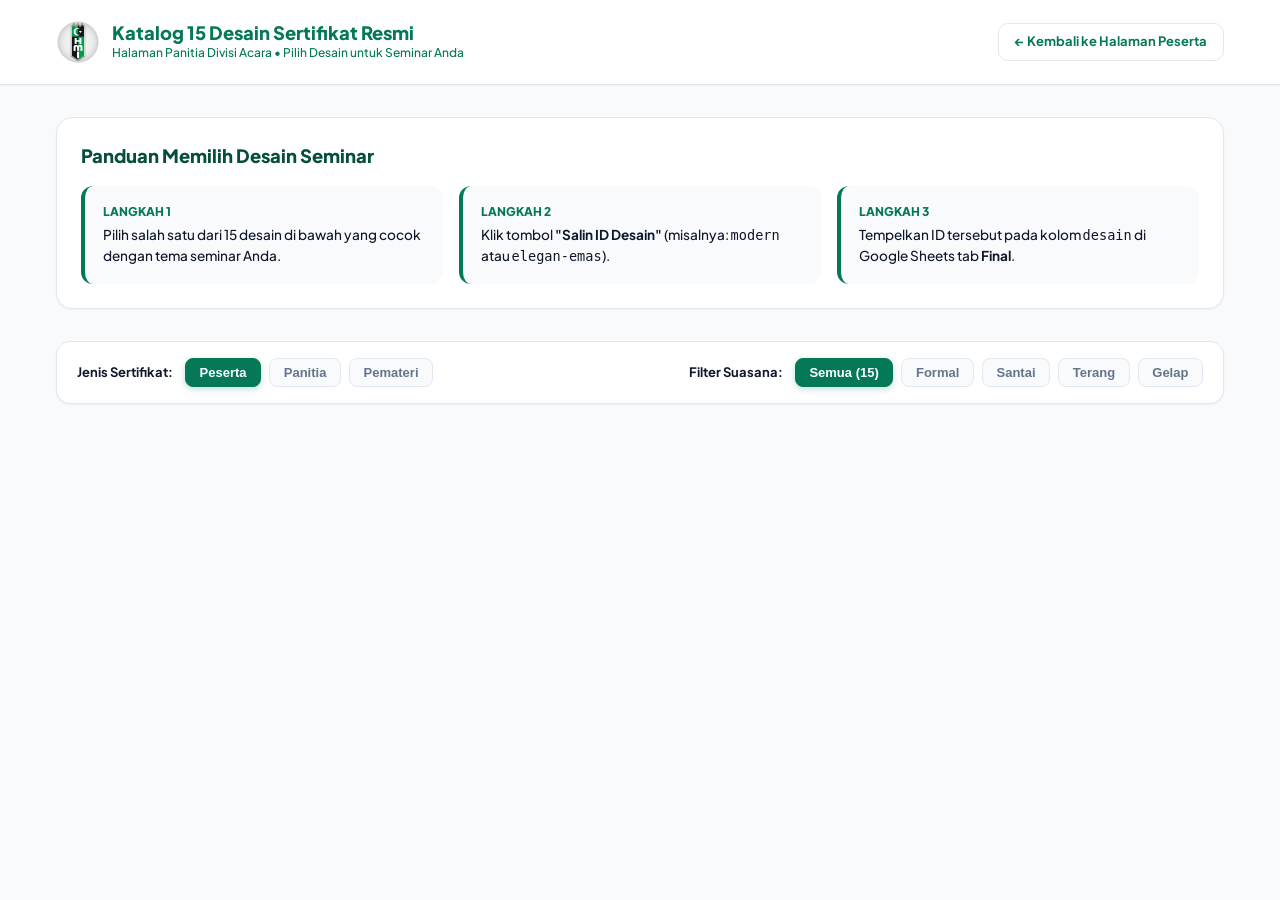
<file: galeri.html>
<!doctype html>
<html lang="id">
  <head>
    <meta charset="UTF-8" />
    <meta name="viewport" content="width=device-width, initial-scale=1.0" />
    <title>Galeri 15 Desain Sertifikat - Panitia HMI Divisi Panitia</title>
    <meta name="description" content="Katalog 15 desain sertifikat resmi siap pakai untuk panitia seminar HMI Divisi Panitia. Pilih tema dan salin ID desain ke Google Sheets." />

    <!-- Google Fonts: 5 keluarga font standar (Cinzel, Great Vibes, Outfit, Playfair Display, Plus Jakarta Sans, Caveat) -->
    <link rel="preconnect" href="https://fonts.googleapis.com" />
    <link rel="icon" type="image/x-icon" href="./public/Icon-HMI.webp">
    <link rel="preconnect" href="https://fonts.gstatic.com" crossorigin />
    <link href="https://fonts.googleapis.com/css2?family=Cinzel:wght@600;700;800;900&family=Great+Vibes&family=Outfit:wght@500;600;700;800&family=Playfair+Display:ital,wght@0,600;0,700;1,600&family=Plus+Jakarta+Sans:wght@400;500;600;700;800&family=Caveat:wght@600;700&family=Alex+Brush&display=swap" rel="stylesheet" />

    <style>
      :root {
        --primary: #047857;
        --primary-dark: #064e3b;
        --text-main: #0f172a;
        --text-muted: #64748b;
        --border-color: #e2e8f0;
        --shadow-sm: 0 1px 2px 0 rgba(0, 0, 0, 0.05);
        --shadow-md: 0 4px 6px -1px rgba(0, 0, 0, 0.1), 0 2px 4px -2px rgba(0, 0, 0, 0.1);
        --shadow-xl: 0 20px 25px -5px rgba(0, 0, 0, 0.1), 0 8px 10px -6px rgba(0, 0, 0, 0.1);
      }

      * {
        box-sizing: border-box;
        margin: 0;
        padding: 0;
      }

      body {
        font-family: 'Plus Jakarta Sans', system-ui, -apple-system, sans-serif;
        background-color: #f8fafc;
        color: var(--text-main);
        line-height: 1.5;
        min-height: 100vh;
        padding-bottom: 3rem;
      }

      .container {
        max-width: 1200px;
        margin: 0 auto;
        padding: 0 1rem;
      }

      /* Khusus Halaman Galeri */
      .gallery-header {
        background: #ffffff;
        border-bottom: 1px solid var(--border-color);
        padding: 1.25rem 0;
        margin-bottom: 2rem;
        box-shadow: var(--shadow-sm);
        position: sticky;
        top: 0;
        z-index: 40;
      }

      .header-content {
        display: flex;
        align-items: center;
        justify-content: space-between;
        gap: 1rem;
        flex-wrap: wrap;
      }

      .brand-wrapper {
        display: flex;
        align-items: center;
        gap: 0.75rem;
      }

      .brand-logo-badge {
        width: 44px;
        height: 44px;
        display: flex;
        align-items: center;
        justify-content: center;
      }

      .brand-titles h1 {
        font-size: 1.15rem;
        font-weight: 800;
       color: #047857;
        line-height: 1.2;
      }

      .brand-titles p {
        font-size: 0.75rem;
       color: #047857;
        font-weight: 500;
      }

      .btn {
        display: inline-flex;
        align-items: center;
        justify-content: center;
        gap: 0.5rem;
        padding: 0.5rem 1rem;
        font-size: 0.8125rem;
        font-weight: 700;
        border-radius: 10px;
        cursor: pointer;
        transition: all 0.15s ease;
        text-decoration: none;
      }

      .btn-primary {
        background: var(--primary);
        color: #ffffff;
        border: 1px solid var(--primary);
      }
      .btn-primary:hover {
        background: var(--primary-dark);
      }

      .btn-secondary {
        background: #ffffff;
       color: #047857;
        border: 1px solid var(--border-color);
      }
      .btn-secondary:hover {
        background: #f1f5f9;
      }

      .gallery-intro {
        background: #ffffff;
        border-radius: 16px;
        padding: 1.5rem;
        border: 1px solid var(--border-color);
        box-shadow: var(--shadow-sm);
        margin-bottom: 2rem;
      }

      .steps-grid {
        display: grid;
        grid-template-columns: 1fr;
        gap: 1rem;
        margin-top: 1rem;
      }
      @media (min-width: 768px) {
        .steps-grid {
          grid-template-columns: repeat(3, 1fr);
        }
      }
      .step-item {
        background: #f8fafc;
        border-radius: 12px;
        padding: 1.1rem;
        border-left: 4px solid var(--primary);
      }
      .step-num {
        font-size: 0.75rem;
        font-weight: 800;
        color: var(--primary);
        text-transform: uppercase;
        margin-bottom: 0.25rem;
      }
      .step-text {
        font-size: 0.85rem;
        color: var(--text-main);
        font-weight: 500;
      }

      /* Control Bar Galeri */
      .gallery-controls-bar {
        background: #ffffff;
        border-radius: 14px;
        padding: 1rem 1.25rem;
        border: 1px solid var(--border-color);
        box-shadow: var(--shadow-sm);
        margin-bottom: 2rem;
        display: flex;
        flex-direction: column;
        gap: 1rem;
      }
      @media (min-width: 768px) {
        .gallery-controls-bar {
          flex-direction: row;
          align-items: center;
          justify-content: space-between;
        }
      }
      .filter-group {
        display: flex;
        align-items: center;
        gap: 0.5rem;
        flex-wrap: wrap;
      }
      .filter-label {
        font-size: 0.8125rem;
        font-weight: 700;
        color: var(--text-main);
        margin-right: 0.25rem;
      }
      .filter-btn {
        padding: 0.4rem 0.85rem;
        font-size: 0.8125rem;
        font-weight: 700;
        border-radius: 8px;
        border: 1px solid var(--border-color);
        background: #f8fafc;
        color: var(--text-muted);
        cursor: pointer;
        transition: all 0.15s ease;
      }
      .filter-btn:hover {
        background: #e2e8f0;
        color: var(--text-main);
      }
      .filter-btn.active {
        background: var(--primary);
        color: #ffffff;
        border-color: var(--primary);
        box-shadow: 0 2px 6px rgba(4, 120, 87, 0.25);
      }

      /* Grid Desain */
      .designs-grid {
        display: grid;
        grid-template-columns: 1fr;
        gap: 1.5rem;
        margin-bottom: 3rem;
      }
      @media (min-width: 640px) {
        .designs-grid {
          grid-template-columns: repeat(2, 1fr);
        }
      }
      @media (min-width: 1024px) {
        .designs-grid {
          grid-template-columns: repeat(3, 1fr);
        }
      }

      .design-card {
        background: #ffffff;
        border-radius: 16px;
        border: 1px solid var(--border-color);
        box-shadow: var(--shadow-sm);
        overflow: hidden;
        display: flex;
        flex-direction: column;
        transition: transform 0.2s ease, box-shadow 0.2s ease;
      }
      .design-card:hover {
        transform: translateY(-3px);
        box-shadow: var(--shadow-md);
      }

      /* Mini Preview Scaled Container */
      .card-preview-holder {
        width: 100%;
        position: relative;
        overflow: hidden;
        background: #0f172a;
        cursor: pointer;
        min-height: 180px;
      }
      .card-preview-inner {
        position: absolute;
        top: 0;
        left: 0;
        width: 980px;
        height: 693px;
        transform-origin: top left;
        pointer-events: none;
      }

      .card-info {
        padding: 1.15rem 1.25rem 1.25rem;
        display: flex;
        flex-direction: column;
        flex: 1;
        justify-content: space-between;
      }
      .card-header-line {
        display: flex;
        align-items: center;
        justify-content: space-between;
        gap: 0.5rem;
        margin-bottom: 0.35rem;
      }
      .card-title {
        font-size: 1.05rem;
        font-weight: 700;
        color: var(--text-main);
      }
      .card-id-badge {
        font-family: monospace;
        font-size: 0.75rem;
        background: #f1f5f9;
        color: #0f172a;
        padding: 2px 8px;
        border-radius: 6px;
        border: 1px solid #cbd5e1;
        font-weight: 700;
      }
      .card-suasana-badges {
        display: flex;
        gap: 0.35rem;
        margin-bottom: 0.6rem;
        flex-wrap: wrap;
      }
      .badge-suasana {
        font-size: 0.7rem;
        padding: 2px 7px;
        border-radius: 4px;
        font-weight: 700;
        text-transform: capitalize;
        background: #f1f5f9;
        color: #475569;
      }
      .badge-suasana.formal { background: #eff6ff; color: #1e40af; border: 1px solid #dbeafe; }
      .badge-suasana.santai { background: #fdf2f8; color: #be185d; border: 1px solid #fce7f3; }
      .badge-suasana.terang { background: #fefce8; color: #854d0e; border: 1px solid #fef08a; }
      .badge-suasana.gelap { background: #1e293b; color: #f8fafc; }

      .card-desc {
        font-size: 0.8125rem;
        color: var(--text-muted);
        line-height: 1.45;
        margin-bottom: 1.25rem;
        flex: 1;
      }

      .card-actions {
        display: grid;
        grid-template-columns: 1fr auto;
        gap: 0.5rem;
        padding-top: 0.75rem;
        border-top: 1px solid #f1f5f9;
      }

      /* Modal Preview Besar */
      #gallery-preview-modal {
        position: fixed;
        inset: 0;
        background: rgba(2, 6, 23, 0.75);
        display: none;
        align-items: center;
        justify-content: center;
        padding: 1rem;
        z-index: 9999;
        backdrop-filter: blur(4px);
      }
      #gallery-preview-modal.open {
        display: flex;
      }
      #gallery-preview-modal .modal-dialog {
        background: #ffffff;
        border-radius: 18px;
        max-height: 94vh;
        width: 95%;
        max-width: 950px;
        overflow: hidden;
        box-shadow: 0 25px 50px -12px rgba(0, 0, 0, 0.4);
        display: flex;
        flex-direction: column;
      }
      #gallery-preview-modal .modal-header {
        display: flex;
        align-items: center;
        justify-content: space-between;
        padding: 1rem 1.25rem;
        border-bottom: 1px solid var(--border-color);
        background: #ffffff;
      }
      #gallery-preview-modal .modal-close {
        background: none;
        border: none;
        font-size: 1.75rem;
        line-height: 1;
        cursor: pointer;
        color: #64748b;
        padding: 0.25rem;
      }
      .modal-preview-viewport {
        width: 100%;
        overflow: auto;
        padding: 1.5rem;
        background: #0f172a;
        display: flex;
        justify-content: center;
        align-items: center;
        box-sizing: border-box;
        flex: 1;
      }
      .modal-zoom-container {
        position: relative;
        display: block;
        margin: 0 auto;
        overflow: hidden;
      }

      /* Toast Notifikasi Salin */
      .copy-toast {
        position: fixed;
        bottom: 2rem;
        left: 50%;
        transform: translateX(-50%) translateY(100px);
        background: #0f172a;
        color: #ffffff;
        padding: 0.75rem 1.5rem;
        border-radius: 9999px;
        box-shadow: var(--shadow-xl);
        font-size: 0.875rem;
        font-weight: 700;
        z-index: 10000;
        display: flex;
        align-items: center;
        gap: 0.5rem;
        opacity: 0;
        transition: transform 0.25s ease, opacity 0.25s ease;
        pointer-events: none;
        border: 1px solid #334155;
      }
      .copy-toast.show {
        transform: translateX(-50%) translateY(0);
        opacity: 1;
      }
    </style>
  </head>
  <body>
    <!-- HEADER -->
    <header class="gallery-header">
      <div class="container header-content">
        <div class="brand-wrapper">
          <img src="./public/Icon-HMI.webp" alt="logo-hmi" class="brand-logo-badge"></img>
          <div class="brand-titles">
            <h1>Katalog 15 Desain Sertifikat Resmi</h1>
            <p>Halaman Panitia Divisi Acara • Pilih Desain untuk Seminar Anda</p>
          </div>
        </div>

        <div>
          <a href="/" class="btn btn-secondary">
            ← Kembali ke Halaman Peserta
          </a>
        </div>
      </div>
    </header>

    <main class="container">
      <!-- PETUNJUK 3 LANGKAH -->
      <section class="gallery-intro">
        <h2 style="font-size: 1.15rem; font-weight: 800; color: var(--primary-dark);">
          Panduan Memilih Desain Seminar
        </h2>
        <div class="steps-grid">
          <div class="step-item">
            <div class="step-num">Langkah 1</div>
            <div class="step-text">Pilih salah satu dari 15 desain di bawah yang cocok dengan tema seminar Anda.</div>
          </div>
          <div class="step-item">
            <div class="step-num">Langkah 2</div>
            <div class="step-text">Klik tombol <strong>"Salin ID Desain"</strong> (misalnya: <code>modern</code> atau <code>elegan-emas</code>).</div>
          </div>
          <div class="step-item">
            <div class="step-num">Langkah 3</div>
            <div class="step-text">Tempelkan ID tersebut pada kolom <code>desain</code> di Google Sheets tab <strong>Final</strong>.</div>
          </div>
        </div>
      </section>

      <!-- CONTROLS & FILTER -->
      <section class="gallery-controls-bar">
        <!-- 1. Pilihan Jenis Peran -->
        <div class="filter-group">
          <span class="filter-label">Jenis Sertifikat:</span>
          <button type="button" class="filter-btn active" data-jenis="peserta">Peserta</button>
          <button type="button" class="filter-btn" data-jenis="panitia">Panitia</button>
          <button type="button" class="filter-btn" data-jenis="pemateri">Pemateri</button>
        </div>

        <!-- 2. Filter Suasana -->
        <div class="filter-group">
          <span class="filter-label">Filter Suasana:</span>
          <button type="button" class="filter-btn active" data-filter="semua">Semua (15)</button>
          <button type="button" class="filter-btn" data-filter="formal">Formal</button>
          <button type="button" class="filter-btn" data-filter="santai">Santai</button>
          <button type="button" class="filter-btn" data-filter="terang">Terang</button>
          <button type="button" class="filter-btn" data-filter="gelap">Gelap</button>
        </div>
      </section>

      <!-- GRID KARTU DESAIN (di-render oleh src/galeri.tsx) -->
      <section id="designs-grid" class="designs-grid"></section>
    </main>

    <!-- MODAL PREVIEW BESAR -->
    <div class="modal-overlay" id="gallery-preview-modal">
      <div class="modal-dialog">
        <div class="modal-header">
          <div>
            <h3 id="modal-design-title" style="font-size: 1.1rem; font-weight: 800;">Preview Desain Sertifikat</h3>
            <span id="modal-design-id" style="font-family: monospace; font-size: 0.8rem; color: #64748b;">ID: -</span>
          </div>
          <button type="button" class="modal-close" id="btn-close-gallery-modal" aria-label="Tutup">&times;</button>
        </div>
        <div class="modal-preview-viewport" id="modal-viewport">
          <div class="modal-zoom-container" id="modal-zoom-container"></div>
        </div>
        <div style="padding: 1rem 1.25rem; display: flex; justify-content: space-between; align-items: center; border-top: 1px solid var(--border-color); flex-wrap: gap; gap: 0.5rem; background: #ffffff;">
          <p style="font-size: 0.8125rem; color: var(--text-muted); margin: 0;">
            Tip: Panitia cukup menyalin ID desain ini ke kolom <code>desain</code> pada Google Sheets.
          </p>
          <button type="button" class="btn btn-primary" id="btn-modal-copy-id">
            <svg width="16" height="16" viewBox="0 0 24 24" fill="none" stroke="currentColor" stroke-width="2">
              <rect width="14" height="14" x="8" y="8" rx="2" ry="2"></rect>
              <path d="M4 16c-1.1 0-2-.9-2-2V4c0-1.1.9-2 2-2h10c1.1 0 2 .9 2 2"></path>
            </svg>
            <span>Salin ID Desain</span>
          </button>
        </div>
      </div>
    </div>

    <!-- TOAST NOTIFIKASI SALIN -->
    <div class="copy-toast" id="copy-toast">
      <svg width="18" height="18" viewBox="0 0 24 24" fill="none" stroke="#10b981" stroke-width="2.5">
        <polyline points="20 6 9 17 4 12"></polyline>
      </svg>
      <span id="copy-toast-text">Tersalin ke clipboard</span>
    </div>

    <!-- ENTRY TYPESCRIPT -->
    <script type="module" src="./galeri.tsx"></script>
  </body>
</html>
</file>
